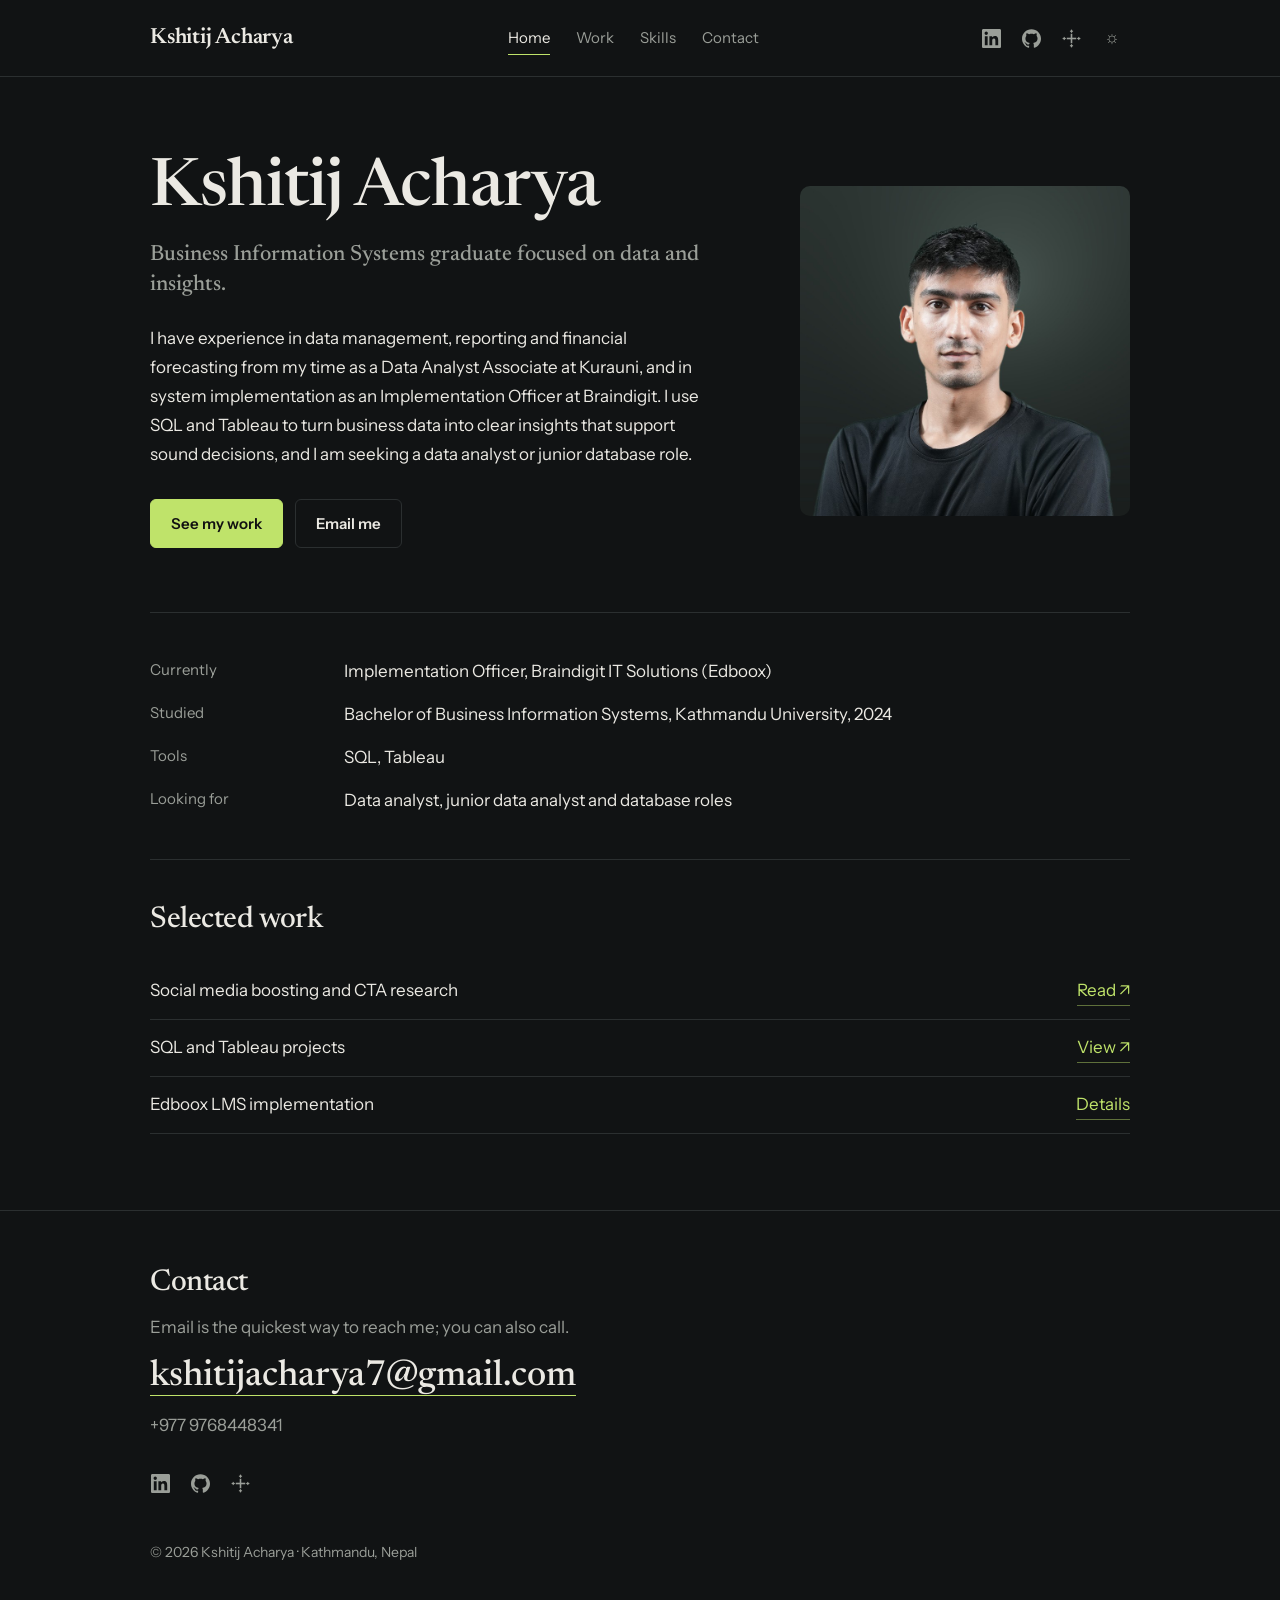
<file: index.html>
<!DOCTYPE html>
<html lang="en">
<head>
<meta charset="UTF-8">
<meta name="viewport" content="width=device-width, initial-scale=1.0">
<title>Kshitij Acharya</title>
<meta name="description" content="Kshitij Acharya, Business Information Systems graduate focused on data analysis and insights.">
<link rel="preconnect" href="https://fonts.googleapis.com"><link rel="preconnect" href="https://fonts.gstatic.com" crossorigin>
<link href="https://fonts.googleapis.com/css2?family=Instrument+Sans:wght@400;500;600&family=Newsreader:opsz,wght@6..72,400..600&display=swap" rel="stylesheet">
<link rel="stylesheet" href="./style.css">
<script src="./main.js"></script>
</head>
<body>
<header class="top"><div class="wrap nav"><a class="logo" href="index.html">Kshitij Acharya</a>
<nav class="links" aria-label="Main"><a href="index.html" class="active" aria-current="page">Home</a><a href="work.html">Work</a><a href="skills.html">Skills</a><a href="index.html#contact">Contact</a></nav>
<div class="nav-right"><a class="ico" href="https://www.linkedin.com/in/kshitij-acharya-22594b213" target="_blank" rel="noopener" aria-label="LinkedIn" title="LinkedIn"><svg viewBox="0 0 24 24" fill="currentColor" aria-hidden="true"><path d="M20.447 20.452h-3.554v-5.569c0-1.328-.027-3.037-1.852-3.037-1.853 0-2.136 1.445-2.136 2.939v5.667H9.351V9h3.414v1.561h.046c.477-.9 1.637-1.85 3.37-1.85 3.601 0 4.267 2.37 4.267 5.455v6.286zM5.337 7.433c-1.144 0-2.063-.926-2.063-2.065 0-1.138.92-2.063 2.063-2.063 1.14 0 2.064.925 2.064 2.063 0 1.139-.925 2.065-2.064 2.065zm1.782 13.019H3.555V9h3.564v11.452zM22.225 0H1.771C.792 0 0 .774 0 1.729v20.542C0 23.227.792 24 1.771 24h20.451C23.2 24 24 23.227 24 22.271V1.729C24 .774 23.2 0 22.222 0h.003z"/></svg></a><a class="ico" href="https://github.com/KshitijAnalyzes" target="_blank" rel="noopener" aria-label="GitHub" title="GitHub"><svg viewBox="0 0 24 24" fill="currentColor" aria-hidden="true"><path d="M12 .297c-6.63 0-12 5.373-12 12 0 5.303 3.438 9.8 8.205 11.385.6.113.82-.258.82-.577 0-.285-.01-1.04-.015-2.04-3.338.724-4.042-1.61-4.042-1.61C4.422 18.07 3.633 17.7 3.633 17.7c-1.087-.744.084-.729.084-.729 1.205.084 1.838 1.236 1.838 1.236 1.07 1.835 2.809 1.305 3.495.998.108-.776.417-1.305.76-1.605-2.665-.3-5.466-1.332-5.466-5.93 0-1.31.465-2.38 1.235-3.22-.135-.303-.54-1.523.105-3.176 0 0 1.005-.322 3.3 1.23.96-.267 1.98-.399 3-.405 1.02.006 2.04.138 3 .405 2.28-1.552 3.285-1.23 3.285-1.23.645 1.653.24 2.873.12 3.176.765.84 1.23 1.91 1.23 3.22 0 4.61-2.805 5.625-5.475 5.92.42.36.81 1.096.81 2.22 0 1.606-.015 2.896-.015 3.286 0 .315.21.69.825.57C20.565 22.092 24 17.592 24 12.297c0-6.627-5.373-12-12-12"/></svg></a><a class="ico" href="https://prod-in-a.online.tableau.com/#/site/xetizback19-fc1deaee5d/projects/1202654?:origin=card_share_link" target="_blank" rel="noopener" aria-label="Tableau" title="Tableau"><svg viewBox="0 0 24 24" fill="currentColor" aria-hidden="true"><rect x="11" y="6" width="2" height="12"/><rect x="6" y="11" width="12" height="2"/><rect x="11.3" y="0.8" width="1.4" height="4"/><rect x="10" y="2.1" width="4" height="1.4"/><rect x="11.3" y="19.2" width="1.4" height="4"/><rect x="10" y="20.5" width="4" height="1.4"/><rect x="0.8" y="11.3" width="4" height="1.4"/><rect x="2.1" y="10" width="1.4" height="4"/><rect x="19.2" y="11.3" width="4" height="1.4"/><rect x="20.5" y="10" width="1.4" height="4"/></svg></a><button class="toggle" id="theme" aria-label="Switch light or dark theme">☼</button></div></div></header>
<main class="wrap">
<div class="hero">
<div>
<h1>Kshitij Acharya</h1>
<div class="role">Business Information Systems graduate focused on data and insights.</div>
<p class="intro">I have experience in data management, reporting and financial forecasting from my time as a Data Analyst Associate at Kurauni, and in system implementation as an Implementation Officer at Braindigit. I use SQL and Tableau to turn business data into clear insights that support sound decisions, and I am seeking a data analyst or junior database role.</p>
<div class="buttons"><a class="btn primary" href="work.html">See my work</a><a class="btn" href="#contact">Email me</a></div>
</div>
<div class="photo"><img src="kshitij.jpg" alt="Kshitij Acharya" width="800" height="800"></div>
</div>
<section class="glance"><dl>
<dt>Currently</dt><dd>Implementation Officer, Braindigit IT Solutions (Edboox)</dd>
<dt>Studied</dt><dd>Bachelor of Business Information Systems, Kathmandu University, 2024</dd>
<dt>Tools</dt><dd>SQL, Tableau</dd>
<dt>Looking for</dt><dd>Data analyst, junior data analyst and database roles</dd>
</dl></section>
<section class="teaser"><h2>Selected work</h2><ul>
<li><span>Social media boosting and CTA research</span><a class="arrow" href="https://drive.google.com/file/d/1gTbSYitzco4LoNyP68mSyFKrAyHVbeTw/view?usp=sharing" target="_blank" rel="noopener">Read ↗</a></li>
<li><span>SQL and Tableau projects</span><a class="arrow" href="https://kshitijanalyzes.github.io/" target="_blank" rel="noopener">View ↗</a></li>
<li><span>Edboox LMS implementation</span><a class="arrow" href="work.html#projects">Details</a></li>
</ul></section>
</main>
<footer id="contact"><div class="wrap"><h2>Contact</h2><p class="muted">Email is the quickest way to reach me; you can also call.</p>
<a class="mail" href="mailto:kshitijacharya7@gmail.com">kshitijacharya7@gmail.com</a>
<p class="phone"><a href="tel:+9779768448341">+977 9768448341</a></p>
<div class="foot-icons"><a class="ico" href="https://www.linkedin.com/in/kshitij-acharya-22594b213" target="_blank" rel="noopener" aria-label="LinkedIn" title="LinkedIn"><svg viewBox="0 0 24 24" fill="currentColor" aria-hidden="true"><path d="M20.447 20.452h-3.554v-5.569c0-1.328-.027-3.037-1.852-3.037-1.853 0-2.136 1.445-2.136 2.939v5.667H9.351V9h3.414v1.561h.046c.477-.9 1.637-1.85 3.37-1.85 3.601 0 4.267 2.37 4.267 5.455v6.286zM5.337 7.433c-1.144 0-2.063-.926-2.063-2.065 0-1.138.92-2.063 2.063-2.063 1.14 0 2.064.925 2.064 2.063 0 1.139-.925 2.065-2.064 2.065zm1.782 13.019H3.555V9h3.564v11.452zM22.225 0H1.771C.792 0 0 .774 0 1.729v20.542C0 23.227.792 24 1.771 24h20.451C23.2 24 24 23.227 24 22.271V1.729C24 .774 23.2 0 22.222 0h.003z"/></svg></a><a class="ico" href="https://github.com/KshitijAnalyzes" target="_blank" rel="noopener" aria-label="GitHub" title="GitHub"><svg viewBox="0 0 24 24" fill="currentColor" aria-hidden="true"><path d="M12 .297c-6.63 0-12 5.373-12 12 0 5.303 3.438 9.8 8.205 11.385.6.113.82-.258.82-.577 0-.285-.01-1.04-.015-2.04-3.338.724-4.042-1.61-4.042-1.61C4.422 18.07 3.633 17.7 3.633 17.7c-1.087-.744.084-.729.084-.729 1.205.084 1.838 1.236 1.838 1.236 1.07 1.835 2.809 1.305 3.495.998.108-.776.417-1.305.76-1.605-2.665-.3-5.466-1.332-5.466-5.93 0-1.31.465-2.38 1.235-3.22-.135-.303-.54-1.523.105-3.176 0 0 1.005-.322 3.3 1.23.96-.267 1.98-.399 3-.405 1.02.006 2.04.138 3 .405 2.28-1.552 3.285-1.23 3.285-1.23.645 1.653.24 2.873.12 3.176.765.84 1.23 1.91 1.23 3.22 0 4.61-2.805 5.625-5.475 5.92.42.36.81 1.096.81 2.22 0 1.606-.015 2.896-.015 3.286 0 .315.21.69.825.57C20.565 22.092 24 17.592 24 12.297c0-6.627-5.373-12-12-12"/></svg></a><a class="ico" href="https://prod-in-a.online.tableau.com/#/site/xetizback19-fc1deaee5d/projects/1202654?:origin=card_share_link" target="_blank" rel="noopener" aria-label="Tableau" title="Tableau"><svg viewBox="0 0 24 24" fill="currentColor" aria-hidden="true"><rect x="11" y="6" width="2" height="12"/><rect x="6" y="11" width="12" height="2"/><rect x="11.3" y="0.8" width="1.4" height="4"/><rect x="10" y="2.1" width="4" height="1.4"/><rect x="11.3" y="19.2" width="1.4" height="4"/><rect x="10" y="20.5" width="4" height="1.4"/><rect x="0.8" y="11.3" width="4" height="1.4"/><rect x="2.1" y="10" width="1.4" height="4"/><rect x="19.2" y="11.3" width="4" height="1.4"/><rect x="20.5" y="10" width="1.4" height="4"/></svg></a></div>
<div class="copy">© 2026 Kshitij Acharya · Kathmandu, Nepal</div></div></footer>
</body></html>
</file>
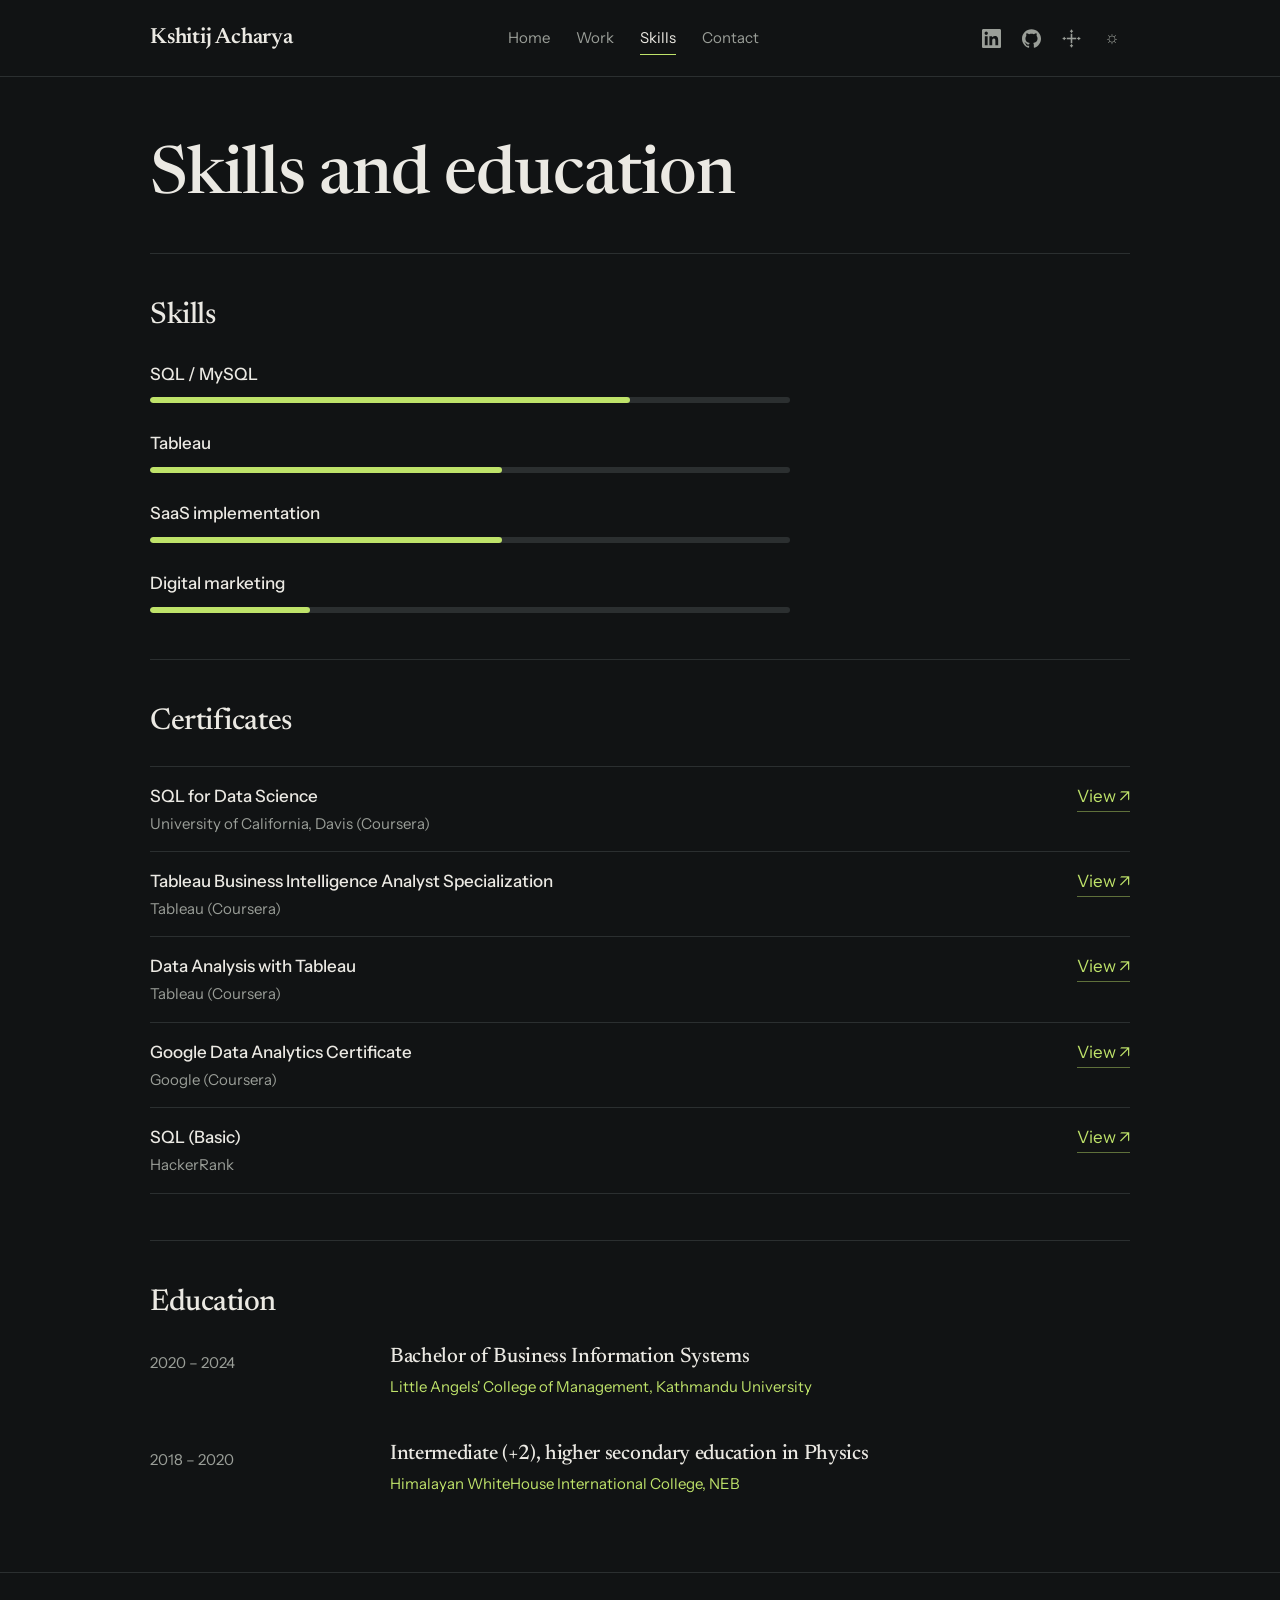
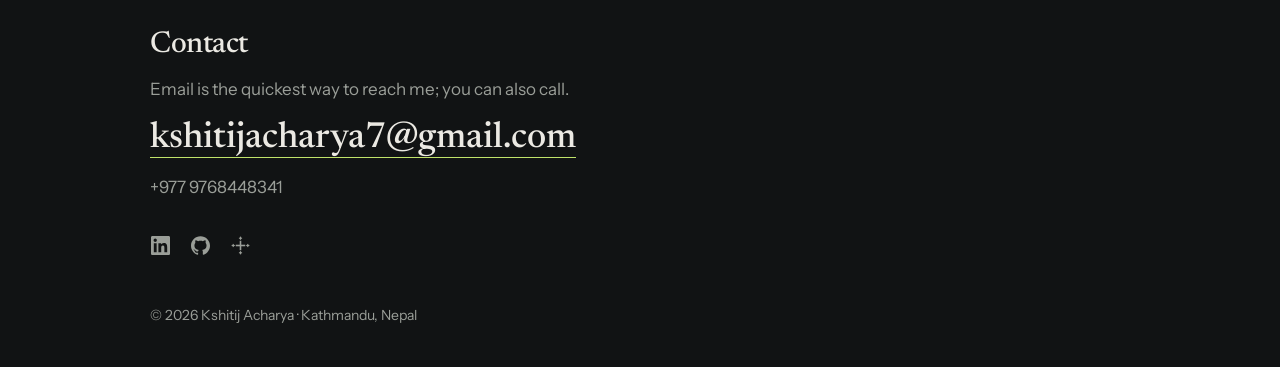
<file: skills.html>
<!DOCTYPE html>
<html lang="en">
<head>
<meta charset="UTF-8">
<meta name="viewport" content="width=device-width, initial-scale=1.0">
<title>Skills and education – Kshitij Acharya</title>
<meta name="description" content="Skills, certificates and education of Kshitij Acharya.">
<link rel="preconnect" href="https://fonts.googleapis.com"><link rel="preconnect" href="https://fonts.gstatic.com" crossorigin>
<link href="https://fonts.googleapis.com/css2?family=Instrument+Sans:wght@400;500;600&family=Newsreader:opsz,wght@6..72,400..600&display=swap" rel="stylesheet">
<link rel="stylesheet" href="./style.css">
<script src="./main.js"></script>
</head>
<body>
<header class="top"><div class="wrap nav"><a class="logo" href="index.html">Kshitij Acharya</a>
<nav class="links" aria-label="Main"><a href="index.html">Home</a><a href="work.html">Work</a><a href="skills.html" class="active" aria-current="page">Skills</a><a href="index.html#contact">Contact</a></nav>
<div class="nav-right"><a class="ico" href="https://www.linkedin.com/in/kshitij-acharya-22594b213" target="_blank" rel="noopener" aria-label="LinkedIn" title="LinkedIn"><svg viewBox="0 0 24 24" fill="currentColor" aria-hidden="true"><path d="M20.447 20.452h-3.554v-5.569c0-1.328-.027-3.037-1.852-3.037-1.853 0-2.136 1.445-2.136 2.939v5.667H9.351V9h3.414v1.561h.046c.477-.9 1.637-1.85 3.37-1.85 3.601 0 4.267 2.37 4.267 5.455v6.286zM5.337 7.433c-1.144 0-2.063-.926-2.063-2.065 0-1.138.92-2.063 2.063-2.063 1.14 0 2.064.925 2.064 2.063 0 1.139-.925 2.065-2.064 2.065zm1.782 13.019H3.555V9h3.564v11.452zM22.225 0H1.771C.792 0 0 .774 0 1.729v20.542C0 23.227.792 24 1.771 24h20.451C23.2 24 24 23.227 24 22.271V1.729C24 .774 23.2 0 22.222 0h.003z"/></svg></a><a class="ico" href="https://github.com/KshitijAnalyzes" target="_blank" rel="noopener" aria-label="GitHub" title="GitHub"><svg viewBox="0 0 24 24" fill="currentColor" aria-hidden="true"><path d="M12 .297c-6.63 0-12 5.373-12 12 0 5.303 3.438 9.8 8.205 11.385.6.113.82-.258.82-.577 0-.285-.01-1.04-.015-2.04-3.338.724-4.042-1.61-4.042-1.61C4.422 18.07 3.633 17.7 3.633 17.7c-1.087-.744.084-.729.084-.729 1.205.084 1.838 1.236 1.838 1.236 1.07 1.835 2.809 1.305 3.495.998.108-.776.417-1.305.76-1.605-2.665-.3-5.466-1.332-5.466-5.93 0-1.31.465-2.38 1.235-3.22-.135-.303-.54-1.523.105-3.176 0 0 1.005-.322 3.3 1.23.96-.267 1.98-.399 3-.405 1.02.006 2.04.138 3 .405 2.28-1.552 3.285-1.23 3.285-1.23.645 1.653.24 2.873.12 3.176.765.84 1.23 1.91 1.23 3.22 0 4.61-2.805 5.625-5.475 5.92.42.36.81 1.096.81 2.22 0 1.606-.015 2.896-.015 3.286 0 .315.21.69.825.57C20.565 22.092 24 17.592 24 12.297c0-6.627-5.373-12-12-12"/></svg></a><a class="ico" href="https://prod-in-a.online.tableau.com/#/site/xetizback19-fc1deaee5d/projects/1202654?:origin=card_share_link" target="_blank" rel="noopener" aria-label="Tableau" title="Tableau"><svg viewBox="0 0 24 24" fill="currentColor" aria-hidden="true"><rect x="11" y="6" width="2" height="12"/><rect x="6" y="11" width="12" height="2"/><rect x="11.3" y="0.8" width="1.4" height="4"/><rect x="10" y="2.1" width="4" height="1.4"/><rect x="11.3" y="19.2" width="1.4" height="4"/><rect x="10" y="20.5" width="4" height="1.4"/><rect x="0.8" y="11.3" width="4" height="1.4"/><rect x="2.1" y="10" width="1.4" height="4"/><rect x="19.2" y="11.3" width="4" height="1.4"/><rect x="20.5" y="10" width="1.4" height="4"/></svg></a><button class="toggle" id="theme" aria-label="Switch light or dark theme">☼</button></div></div></header>
<main class="wrap">
<div class="pagehead"><h1>Skills and education</h1></div>
<section class="block"><h2>Skills</h2>
<div class="bars"><div><label>SQL / MySQL</label><div class="track" role="img" aria-label="SQL / MySQL"><i style="--w:75%"></i></div></div><div><label>Tableau</label><div class="track" role="img" aria-label="Tableau"><i style="--w:55%"></i></div></div><div><label>SaaS implementation</label><div class="track" role="img" aria-label="SaaS implementation"><i style="--w:55%"></i></div></div><div><label>Digital marketing</label><div class="track" role="img" aria-label="Digital marketing"><i style="--w:25%"></i></div></div></div></section>
<section class="block"><h2>Certificates</h2>
<ul class="certs"><li><div><strong>SQL for Data Science</strong><span class="by">University of California, Davis (Coursera)</span></div><a class="arrow" href="https://www.coursera.org/account/accomplishments/verify/Y52D6JV6VSNW" target="_blank" rel="noopener">View ↗</a></li><li><div><strong>Tableau Business Intelligence Analyst Specialization</strong><span class="by">Tableau (Coursera)</span></div><a class="arrow" href="https://www.coursera.org/account/accomplishments/specialization/QRMCPRL7B0D0" target="_blank" rel="noopener">View ↗</a></li><li><div><strong>Data Analysis with Tableau</strong><span class="by">Tableau (Coursera)</span></div><a class="arrow" href="https://www.coursera.org/account/accomplishments/verify/0QIUK9N5QV17" target="_blank" rel="noopener">View ↗</a></li><li><div><strong>Google Data Analytics Certificate</strong><span class="by">Google (Coursera)</span></div><a class="arrow" href="https://www.coursera.org/account/accomplishments/verify/0QRGP5L8FENV" target="_blank" rel="noopener">View ↗</a></li><li><div><strong>SQL (Basic)</strong><span class="by">HackerRank</span></div><a class="arrow" href="https://www.hackerrank.com/certificates/7b1a23ec1339" target="_blank" rel="noopener">View ↗</a></li></ul></section>
<section class="block"><h2>Education</h2>
<div class="row"><div class="when">2020 – 2024</div><div><h3>Bachelor of Business Information Systems</h3><div class="org">Little Angels' College of Management, Kathmandu University</div></div></div>
<div class="row"><div class="when">2018 – 2020</div><div><h3>Intermediate (+2), higher secondary education in Physics</h3><div class="org">Himalayan WhiteHouse International College, NEB</div></div></div>
</section>
</main>
<footer id="contact"><div class="wrap"><h2>Contact</h2><p class="muted">Email is the quickest way to reach me; you can also call.</p>
<a class="mail" href="mailto:kshitijacharya7@gmail.com">kshitijacharya7@gmail.com</a>
<p class="phone"><a href="tel:+9779768448341">+977 9768448341</a></p>
<div class="foot-icons"><a class="ico" href="https://www.linkedin.com/in/kshitij-acharya-22594b213" target="_blank" rel="noopener" aria-label="LinkedIn" title="LinkedIn"><svg viewBox="0 0 24 24" fill="currentColor" aria-hidden="true"><path d="M20.447 20.452h-3.554v-5.569c0-1.328-.027-3.037-1.852-3.037-1.853 0-2.136 1.445-2.136 2.939v5.667H9.351V9h3.414v1.561h.046c.477-.9 1.637-1.85 3.37-1.85 3.601 0 4.267 2.37 4.267 5.455v6.286zM5.337 7.433c-1.144 0-2.063-.926-2.063-2.065 0-1.138.92-2.063 2.063-2.063 1.14 0 2.064.925 2.064 2.063 0 1.139-.925 2.065-2.064 2.065zm1.782 13.019H3.555V9h3.564v11.452zM22.225 0H1.771C.792 0 0 .774 0 1.729v20.542C0 23.227.792 24 1.771 24h20.451C23.2 24 24 23.227 24 22.271V1.729C24 .774 23.2 0 22.222 0h.003z"/></svg></a><a class="ico" href="https://github.com/KshitijAnalyzes" target="_blank" rel="noopener" aria-label="GitHub" title="GitHub"><svg viewBox="0 0 24 24" fill="currentColor" aria-hidden="true"><path d="M12 .297c-6.63 0-12 5.373-12 12 0 5.303 3.438 9.8 8.205 11.385.6.113.82-.258.82-.577 0-.285-.01-1.04-.015-2.04-3.338.724-4.042-1.61-4.042-1.61C4.422 18.07 3.633 17.7 3.633 17.7c-1.087-.744.084-.729.084-.729 1.205.084 1.838 1.236 1.838 1.236 1.07 1.835 2.809 1.305 3.495.998.108-.776.417-1.305.76-1.605-2.665-.3-5.466-1.332-5.466-5.93 0-1.31.465-2.38 1.235-3.22-.135-.303-.54-1.523.105-3.176 0 0 1.005-.322 3.3 1.23.96-.267 1.98-.399 3-.405 1.02.006 2.04.138 3 .405 2.28-1.552 3.285-1.23 3.285-1.23.645 1.653.24 2.873.12 3.176.765.84 1.23 1.91 1.23 3.22 0 4.61-2.805 5.625-5.475 5.92.42.36.81 1.096.81 2.22 0 1.606-.015 2.896-.015 3.286 0 .315.21.69.825.57C20.565 22.092 24 17.592 24 12.297c0-6.627-5.373-12-12-12"/></svg></a><a class="ico" href="https://prod-in-a.online.tableau.com/#/site/xetizback19-fc1deaee5d/projects/1202654?:origin=card_share_link" target="_blank" rel="noopener" aria-label="Tableau" title="Tableau"><svg viewBox="0 0 24 24" fill="currentColor" aria-hidden="true"><rect x="11" y="6" width="2" height="12"/><rect x="6" y="11" width="12" height="2"/><rect x="11.3" y="0.8" width="1.4" height="4"/><rect x="10" y="2.1" width="4" height="1.4"/><rect x="11.3" y="19.2" width="1.4" height="4"/><rect x="10" y="20.5" width="4" height="1.4"/><rect x="0.8" y="11.3" width="4" height="1.4"/><rect x="2.1" y="10" width="1.4" height="4"/><rect x="19.2" y="11.3" width="4" height="1.4"/><rect x="20.5" y="10" width="1.4" height="4"/></svg></a></div>
<div class="copy">© 2026 Kshitij Acharya · Kathmandu, Nepal</div></div></footer>
</body></html>
</file>
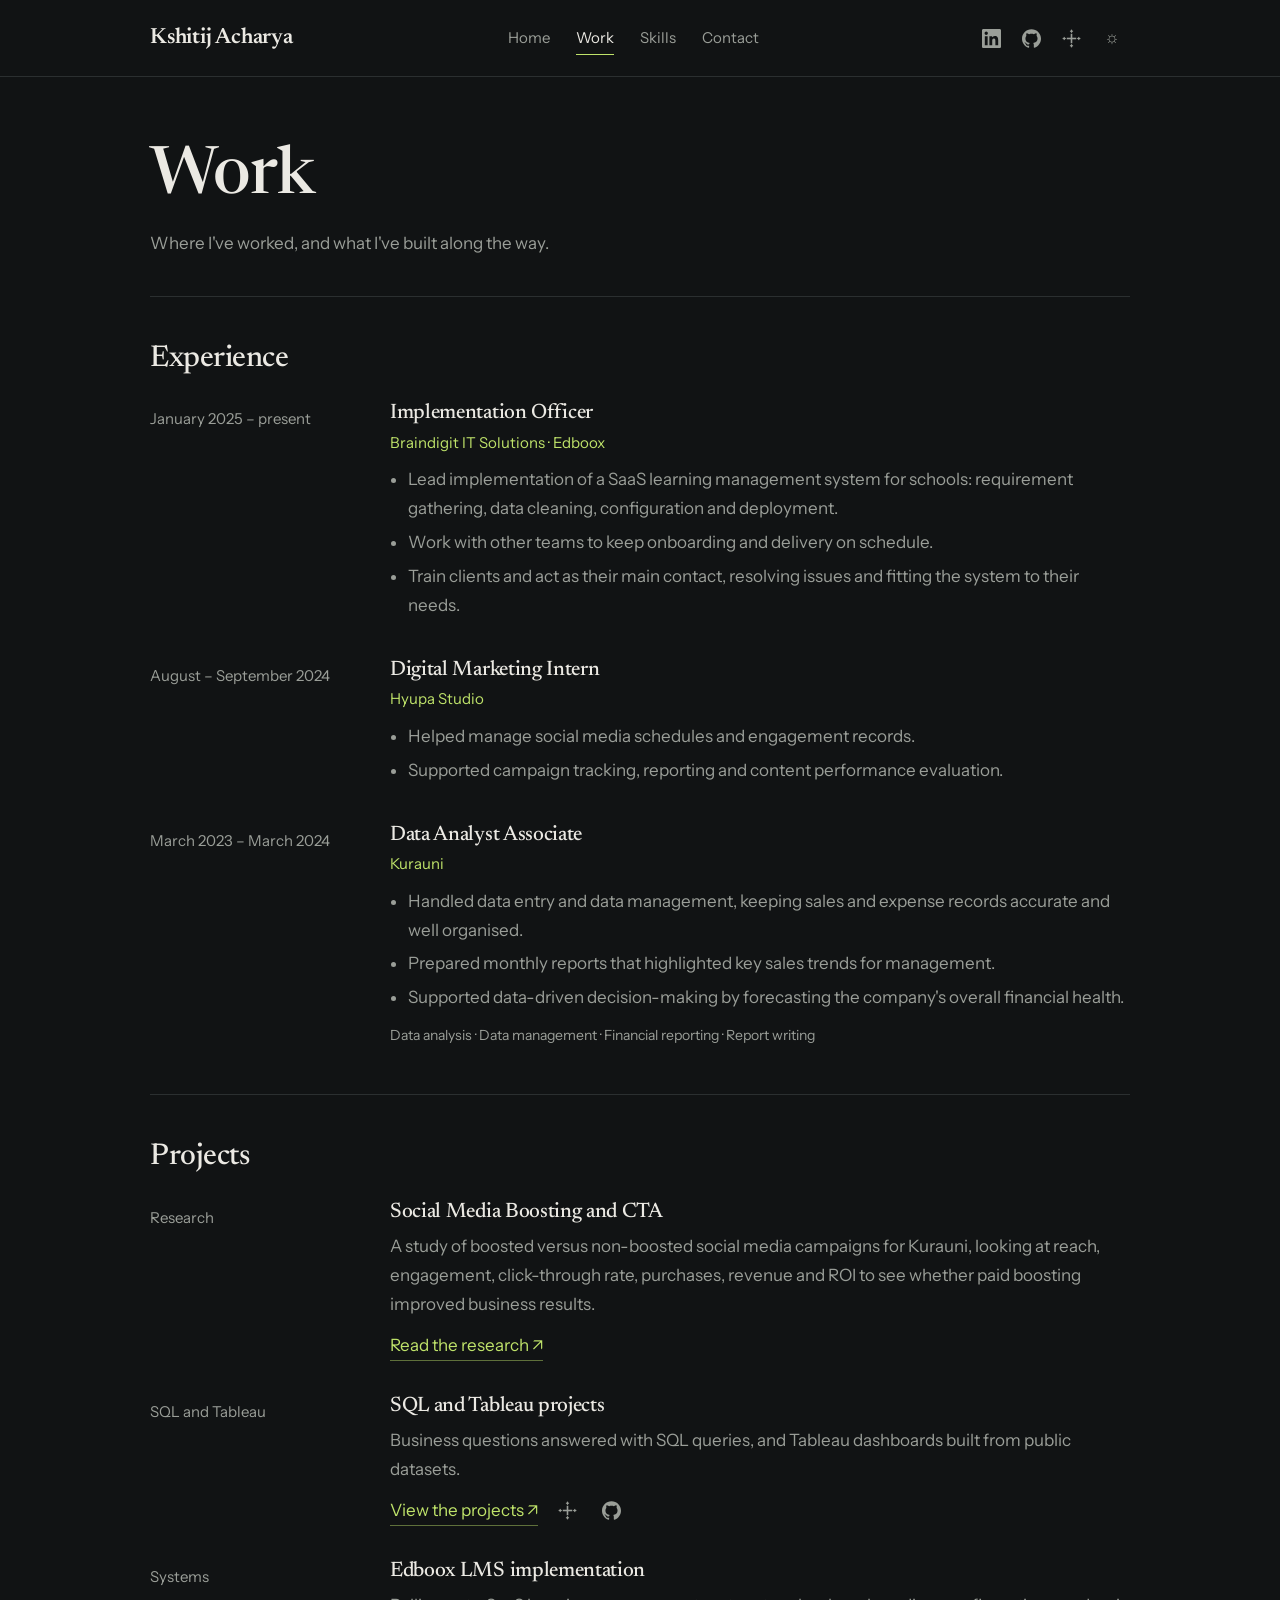
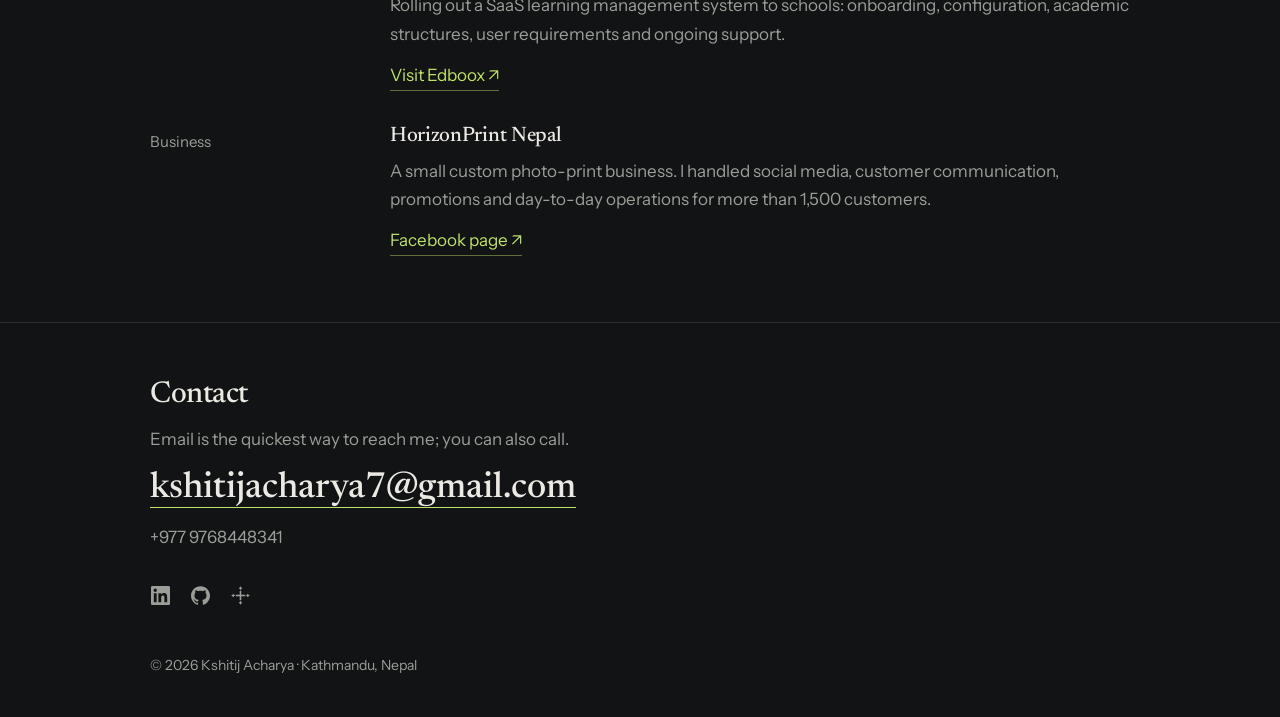
<file: work.html>
<!DOCTYPE html>
<html lang="en">
<head>
<meta charset="UTF-8">
<meta name="viewport" content="width=device-width, initial-scale=1.0">
<title>Work – Kshitij Acharya</title>
<meta name="description" content="Experience and projects of Kshitij Acharya.">
<link rel="preconnect" href="https://fonts.googleapis.com"><link rel="preconnect" href="https://fonts.gstatic.com" crossorigin>
<link href="https://fonts.googleapis.com/css2?family=Instrument+Sans:wght@400;500;600&family=Newsreader:opsz,wght@6..72,400..600&display=swap" rel="stylesheet">
<link rel="stylesheet" href="./style.css">
<script src="./main.js"></script>
</head>
<body>
<header class="top"><div class="wrap nav"><a class="logo" href="index.html">Kshitij Acharya</a>
<nav class="links" aria-label="Main"><a href="index.html">Home</a><a href="work.html" class="active" aria-current="page">Work</a><a href="skills.html">Skills</a><a href="index.html#contact">Contact</a></nav>
<div class="nav-right"><a class="ico" href="https://www.linkedin.com/in/kshitij-acharya-22594b213" target="_blank" rel="noopener" aria-label="LinkedIn" title="LinkedIn"><svg viewBox="0 0 24 24" fill="currentColor" aria-hidden="true"><path d="M20.447 20.452h-3.554v-5.569c0-1.328-.027-3.037-1.852-3.037-1.853 0-2.136 1.445-2.136 2.939v5.667H9.351V9h3.414v1.561h.046c.477-.9 1.637-1.85 3.37-1.85 3.601 0 4.267 2.37 4.267 5.455v6.286zM5.337 7.433c-1.144 0-2.063-.926-2.063-2.065 0-1.138.92-2.063 2.063-2.063 1.14 0 2.064.925 2.064 2.063 0 1.139-.925 2.065-2.064 2.065zm1.782 13.019H3.555V9h3.564v11.452zM22.225 0H1.771C.792 0 0 .774 0 1.729v20.542C0 23.227.792 24 1.771 24h20.451C23.2 24 24 23.227 24 22.271V1.729C24 .774 23.2 0 22.222 0h.003z"/></svg></a><a class="ico" href="https://github.com/KshitijAnalyzes" target="_blank" rel="noopener" aria-label="GitHub" title="GitHub"><svg viewBox="0 0 24 24" fill="currentColor" aria-hidden="true"><path d="M12 .297c-6.63 0-12 5.373-12 12 0 5.303 3.438 9.8 8.205 11.385.6.113.82-.258.82-.577 0-.285-.01-1.04-.015-2.04-3.338.724-4.042-1.61-4.042-1.61C4.422 18.07 3.633 17.7 3.633 17.7c-1.087-.744.084-.729.084-.729 1.205.084 1.838 1.236 1.838 1.236 1.07 1.835 2.809 1.305 3.495.998.108-.776.417-1.305.76-1.605-2.665-.3-5.466-1.332-5.466-5.93 0-1.31.465-2.38 1.235-3.22-.135-.303-.54-1.523.105-3.176 0 0 1.005-.322 3.3 1.23.96-.267 1.98-.399 3-.405 1.02.006 2.04.138 3 .405 2.28-1.552 3.285-1.23 3.285-1.23.645 1.653.24 2.873.12 3.176.765.84 1.23 1.91 1.23 3.22 0 4.61-2.805 5.625-5.475 5.92.42.36.81 1.096.81 2.22 0 1.606-.015 2.896-.015 3.286 0 .315.21.69.825.57C20.565 22.092 24 17.592 24 12.297c0-6.627-5.373-12-12-12"/></svg></a><a class="ico" href="https://prod-in-a.online.tableau.com/#/site/xetizback19-fc1deaee5d/projects/1202654?:origin=card_share_link" target="_blank" rel="noopener" aria-label="Tableau" title="Tableau"><svg viewBox="0 0 24 24" fill="currentColor" aria-hidden="true"><rect x="11" y="6" width="2" height="12"/><rect x="6" y="11" width="12" height="2"/><rect x="11.3" y="0.8" width="1.4" height="4"/><rect x="10" y="2.1" width="4" height="1.4"/><rect x="11.3" y="19.2" width="1.4" height="4"/><rect x="10" y="20.5" width="4" height="1.4"/><rect x="0.8" y="11.3" width="4" height="1.4"/><rect x="2.1" y="10" width="1.4" height="4"/><rect x="19.2" y="11.3" width="4" height="1.4"/><rect x="20.5" y="10" width="1.4" height="4"/></svg></a><button class="toggle" id="theme" aria-label="Switch light or dark theme">☼</button></div></div></header>
<main class="wrap">
<div class="pagehead"><h1>Work</h1><p>Where I've worked, and what I've built along the way.</p></div>
<section class="block" id="experience"><h2>Experience</h2>
<div class="row"><div class="when">January 2025 – present</div><div><h3>Implementation Officer</h3><div class="org">Braindigit IT Solutions · Edboox</div>
<ul><li>Lead implementation of a SaaS learning management system for schools: requirement gathering, data cleaning, configuration and deployment.</li><li>Work with other teams to keep onboarding and delivery on schedule.</li><li>Train clients and act as their main contact, resolving issues and fitting the system to their needs.</li></ul></div></div>
<div class="row"><div class="when">August – September 2024</div><div><h3>Digital Marketing Intern</h3><div class="org">Hyupa Studio</div>
<ul><li>Helped manage social media schedules and engagement records.</li><li>Supported campaign tracking, reporting and content performance evaluation.</li></ul></div></div>
<div class="row"><div class="when">March 2023 – March 2024</div><div><h3>Data Analyst Associate</h3><div class="org">Kurauni</div>
<ul><li>Handled data entry and data management, keeping sales and expense records accurate and well organised.</li><li>Prepared monthly reports that highlighted key sales trends for management.</li><li>Supported data-driven decision-making by forecasting the company's overall financial health.</li></ul><div class="used">Data analysis · Data management · Financial reporting · Report writing</div></div></div>
</section>
<section class="block" id="projects"><h2>Projects</h2>
<div class="row"><div class="when">Research</div><div><h3>Social Media Boosting and CTA</h3>
<p>A study of boosted versus non-boosted social media campaigns for Kurauni, looking at reach, engagement, click-through rate, purchases, revenue and ROI to see whether paid boosting improved business results.</p>
<div class="links2"><a class="arrow" href="https://drive.google.com/file/d/1gTbSYitzco4LoNyP68mSyFKrAyHVbeTw/view?usp=sharing" target="_blank" rel="noopener">Read the research ↗</a></div></div></div>
<div class="row"><div class="when">SQL and Tableau</div><div><h3>SQL and Tableau projects</h3>
<p>Business questions answered with SQL queries, and Tableau dashboards built from public datasets.</p>
<div class="links2"><a class="arrow" href="https://kshitijanalyzes.github.io/" target="_blank" rel="noopener">View the projects ↗</a><a class="ico" href="https://prod-in-a.online.tableau.com/#/site/xetizback19-fc1deaee5d/projects/1202654?:origin=card_share_link" target="_blank" rel="noopener" aria-label="Tableau" title="Tableau"><svg viewBox="0 0 24 24" fill="currentColor" aria-hidden="true"><rect x="11" y="6" width="2" height="12"/><rect x="6" y="11" width="12" height="2"/><rect x="11.3" y="0.8" width="1.4" height="4"/><rect x="10" y="2.1" width="4" height="1.4"/><rect x="11.3" y="19.2" width="1.4" height="4"/><rect x="10" y="20.5" width="4" height="1.4"/><rect x="0.8" y="11.3" width="4" height="1.4"/><rect x="2.1" y="10" width="1.4" height="4"/><rect x="19.2" y="11.3" width="4" height="1.4"/><rect x="20.5" y="10" width="1.4" height="4"/></svg></a><a class="ico" href="https://github.com/KshitijAnalyzes" target="_blank" rel="noopener" aria-label="GitHub" title="GitHub"><svg viewBox="0 0 24 24" fill="currentColor" aria-hidden="true"><path d="M12 .297c-6.63 0-12 5.373-12 12 0 5.303 3.438 9.8 8.205 11.385.6.113.82-.258.82-.577 0-.285-.01-1.04-.015-2.04-3.338.724-4.042-1.61-4.042-1.61C4.422 18.07 3.633 17.7 3.633 17.7c-1.087-.744.084-.729.084-.729 1.205.084 1.838 1.236 1.838 1.236 1.07 1.835 2.809 1.305 3.495.998.108-.776.417-1.305.76-1.605-2.665-.3-5.466-1.332-5.466-5.93 0-1.31.465-2.38 1.235-3.22-.135-.303-.54-1.523.105-3.176 0 0 1.005-.322 3.3 1.23.96-.267 1.98-.399 3-.405 1.02.006 2.04.138 3 .405 2.28-1.552 3.285-1.23 3.285-1.23.645 1.653.24 2.873.12 3.176.765.84 1.23 1.91 1.23 3.22 0 4.61-2.805 5.625-5.475 5.92.42.36.81 1.096.81 2.22 0 1.606-.015 2.896-.015 3.286 0 .315.21.69.825.57C20.565 22.092 24 17.592 24 12.297c0-6.627-5.373-12-12-12"/></svg></a></div></div></div>
<div class="row"><div class="when">Systems</div><div><h3>Edboox LMS implementation</h3>
<p>Rolling out a SaaS learning management system to schools: onboarding, configuration, academic structures, user requirements and ongoing support.</p>
<div class="links2"><a class="arrow" href="https://www.edboox.com/" target="_blank" rel="noopener">Visit Edboox ↗</a></div></div></div>
<div class="row"><div class="when">Business</div><div><h3>HorizonPrint Nepal</h3>
<p>A small custom photo-print business. I handled social media, customer communication, promotions and day-to-day operations for more than 1,500 customers.</p>
<div class="links2"><a class="arrow" href="https://www.facebook.com/people/HorizonPrint-Nepal/61559831707923/?mibextid=wwXIfr&rdid=0wflvubYAkls26Y3&share_url=https%3A%2F%2Fwww.facebook.com%2Fshare%2F14tcQ1ofhPx%2F%3Fmibextid%3DwwXIfr" target="_blank" rel="noopener">Facebook page ↗</a></div></div></div>
</section>
</main>
<footer id="contact"><div class="wrap"><h2>Contact</h2><p class="muted">Email is the quickest way to reach me; you can also call.</p>
<a class="mail" href="mailto:kshitijacharya7@gmail.com">kshitijacharya7@gmail.com</a>
<p class="phone"><a href="tel:+9779768448341">+977 9768448341</a></p>
<div class="foot-icons"><a class="ico" href="https://www.linkedin.com/in/kshitij-acharya-22594b213" target="_blank" rel="noopener" aria-label="LinkedIn" title="LinkedIn"><svg viewBox="0 0 24 24" fill="currentColor" aria-hidden="true"><path d="M20.447 20.452h-3.554v-5.569c0-1.328-.027-3.037-1.852-3.037-1.853 0-2.136 1.445-2.136 2.939v5.667H9.351V9h3.414v1.561h.046c.477-.9 1.637-1.85 3.37-1.85 3.601 0 4.267 2.37 4.267 5.455v6.286zM5.337 7.433c-1.144 0-2.063-.926-2.063-2.065 0-1.138.92-2.063 2.063-2.063 1.14 0 2.064.925 2.064 2.063 0 1.139-.925 2.065-2.064 2.065zm1.782 13.019H3.555V9h3.564v11.452zM22.225 0H1.771C.792 0 0 .774 0 1.729v20.542C0 23.227.792 24 1.771 24h20.451C23.2 24 24 23.227 24 22.271V1.729C24 .774 23.2 0 22.222 0h.003z"/></svg></a><a class="ico" href="https://github.com/KshitijAnalyzes" target="_blank" rel="noopener" aria-label="GitHub" title="GitHub"><svg viewBox="0 0 24 24" fill="currentColor" aria-hidden="true"><path d="M12 .297c-6.63 0-12 5.373-12 12 0 5.303 3.438 9.8 8.205 11.385.6.113.82-.258.82-.577 0-.285-.01-1.04-.015-2.04-3.338.724-4.042-1.61-4.042-1.61C4.422 18.07 3.633 17.7 3.633 17.7c-1.087-.744.084-.729.084-.729 1.205.084 1.838 1.236 1.838 1.236 1.07 1.835 2.809 1.305 3.495.998.108-.776.417-1.305.76-1.605-2.665-.3-5.466-1.332-5.466-5.93 0-1.31.465-2.38 1.235-3.22-.135-.303-.54-1.523.105-3.176 0 0 1.005-.322 3.3 1.23.96-.267 1.98-.399 3-.405 1.02.006 2.04.138 3 .405 2.28-1.552 3.285-1.23 3.285-1.23.645 1.653.24 2.873.12 3.176.765.84 1.23 1.91 1.23 3.22 0 4.61-2.805 5.625-5.475 5.92.42.36.81 1.096.81 2.22 0 1.606-.015 2.896-.015 3.286 0 .315.21.69.825.57C20.565 22.092 24 17.592 24 12.297c0-6.627-5.373-12-12-12"/></svg></a><a class="ico" href="https://prod-in-a.online.tableau.com/#/site/xetizback19-fc1deaee5d/projects/1202654?:origin=card_share_link" target="_blank" rel="noopener" aria-label="Tableau" title="Tableau"><svg viewBox="0 0 24 24" fill="currentColor" aria-hidden="true"><rect x="11" y="6" width="2" height="12"/><rect x="6" y="11" width="12" height="2"/><rect x="11.3" y="0.8" width="1.4" height="4"/><rect x="10" y="2.1" width="4" height="1.4"/><rect x="11.3" y="19.2" width="1.4" height="4"/><rect x="10" y="20.5" width="4" height="1.4"/><rect x="0.8" y="11.3" width="4" height="1.4"/><rect x="2.1" y="10" width="1.4" height="4"/><rect x="19.2" y="11.3" width="4" height="1.4"/><rect x="20.5" y="10" width="1.4" height="4"/></svg></a></div>
<div class="copy">© 2026 Kshitij Acharya · Kathmandu, Nepal</div></div></footer>
</body></html>
</file>
<file: style.css>
:root{--bg:#111314;--text:#ebe9e3;--muted:#9a9e98;--line:#2b2f30;--accent:#bfe36a;--max:980px;
 --serif:"Newsreader",Georgia,"Times New Roman",serif;--sans:"Instrument Sans",system-ui,-apple-system,"Segoe UI",Arial,sans-serif}
[data-theme="light"]{--bg:#f6f4ef;--text:#1a1b1a;--muted:#5f625d;--line:#dcd9d0;--accent:#4a6a14}
*{box-sizing:border-box}
html{scroll-behavior:smooth}
body{margin:0;background:var(--bg);color:var(--text);font:17px/1.7 var(--sans);-webkit-font-smoothing:antialiased}
a{color:inherit}
a:focus-visible,button:focus-visible{outline:2px solid var(--accent);outline-offset:3px}
.wrap{width:min(var(--max),90%);margin:0 auto}

/* header */
header.top{border-bottom:1px solid var(--line)}
.nav{display:flex;align-items:center;justify-content:space-between;gap:20px;flex-wrap:wrap;padding:20px 0}
.logo{font:600 22px var(--serif);text-decoration:none;letter-spacing:-.01em}
.links{display:flex;gap:26px;font-size:15px}
.links a{text-decoration:none;color:var(--muted);padding:4px 0;border-bottom:1px solid transparent}
.links a:hover{color:var(--text)}
.links a.active{color:var(--text);border-color:var(--accent)}
.nav-right{display:flex;align-items:center;gap:4px}
.ico{display:inline-grid;place-items:center;width:36px;height:36px;color:var(--muted);border-radius:6px}
.ico:hover{color:var(--accent)}
.ico svg{width:19px;height:19px;display:block}
.toggle{border:0;background:none;color:var(--muted);width:36px;height:36px;font-size:17px;cursor:pointer;border-radius:6px}
.toggle:hover{color:var(--text)}

/* type */
h1,h2,h3{font-family:var(--serif);font-weight:500;letter-spacing:-.015em;line-height:1.12;margin:0}
h1{font-size:clamp(40px,6vw,66px)}
h2{font-size:30px;margin-bottom:26px}
h3{font-size:21px}
p{margin:0 0 1em}
.muted{color:var(--muted)}
.arrow{color:var(--accent);text-decoration:none;border-bottom:1px solid color-mix(in srgb,var(--accent) 45%,transparent);white-space:nowrap}
.arrow:hover{border-color:var(--accent)}

/* buttons */
.buttons{display:flex;gap:12px;flex-wrap:wrap;margin-top:30px}
.btn{display:inline-block;text-decoration:none;font-weight:600;font-size:15px;padding:11px 20px;border-radius:6px;border:1px solid var(--line)}
.btn:hover{border-color:var(--muted)}
.btn.primary{background:var(--accent);border-color:var(--accent);color:#111}
[data-theme="light"] .btn.primary{color:#fff}

/* home */
.hero{display:grid;grid-template-columns:1fr 330px;gap:64px;align-items:center;padding:76px 0 64px}
.hero .role{font:500 22px/1.35 var(--serif);color:var(--muted);margin:14px 0 24px}
.hero p.intro{max-width:560px;color:var(--text)}
.photo img{display:block;width:100%;height:auto;aspect-ratio:1/1;object-fit:cover;border-radius:10px}
.glance{border-top:1px solid var(--line);padding:44px 0}
.glance dl{display:grid;grid-template-columns:170px 1fr;gap:14px 24px;margin:0}
.glance dt{color:var(--muted);font-size:15px}
.glance dd{margin:0}
.teaser{border-top:1px solid var(--line);padding:44px 0 56px}
.teaser ul{list-style:none;margin:0;padding:0}
.teaser li{padding:13px 0;border-bottom:1px solid var(--line);display:flex;justify-content:space-between;gap:16px;flex-wrap:wrap}

/* inner pages */
.pagehead{padding:64px 0 38px}
.pagehead p{color:var(--muted);max-width:560px;margin:14px 0 0}
section.block{border-top:1px solid var(--line);padding:46px 0}
.row{display:grid;grid-template-columns:200px 1fr;gap:10px 40px;padding:0 0 34px}
.row:last-child{padding-bottom:0}
.row .when{color:var(--muted);font-size:15px;padding-top:4px}
.row .org{color:var(--accent);font-size:15px;margin:4px 0 10px}
.row ul{margin:0;padding-left:18px;color:var(--muted)}
.row li{margin-bottom:5px}
.row p{color:var(--muted);margin:8px 0 12px}
.row .links2{display:flex;align-items:center;gap:14px;flex-wrap:wrap}
.row .links2 .ico{width:30px;height:30px;margin:-4px 0}

.row .used{font-size:14px;color:var(--muted);margin-top:12px}
.phone{margin:16px 0 0}.phone a{text-decoration:none;color:var(--muted);font-size:17px}.phone a:hover{color:var(--accent)}
/* skills */
.bars{display:grid;gap:26px;max-width:640px}
.bars label{display:block;font-weight:500;margin-bottom:9px}
.track{height:6px;background:var(--line);border-radius:6px;overflow:hidden}
.track i{display:block;height:100%;width:0;background:var(--accent);border-radius:6px;transition:width 1s ease .15s}
.loaded .track i{width:var(--w)}
.certs{list-style:none;margin:0;padding:0}
.certs li{display:flex;justify-content:space-between;align-items:baseline;gap:20px;padding:15px 0;border-bottom:1px solid var(--line);flex-wrap:wrap}
.certs li:first-child{border-top:1px solid var(--line)}
.certs strong{font-weight:500}
.certs span.by{color:var(--muted);font-size:15px;display:block}

/* footer / contact */
footer{border-top:1px solid var(--line);padding:56px 0 40px;margin-top:20px}
footer h2{margin-bottom:12px}
footer .mail{font:500 clamp(24px,4vw,36px) var(--serif);text-decoration:none;border-bottom:1px solid var(--accent)}
footer .mail:hover{color:var(--accent)}
.foot-icons{display:flex;gap:4px;margin:26px 0 0 -8px}
.copy{margin-top:40px;color:var(--muted);font-size:14px}

@media(max-width:820px){
 .hero{grid-template-columns:1fr;gap:34px;padding-top:44px}
 .photo{order:-1;width:min(260px,70%)}
 .row{grid-template-columns:1fr}
 .glance dl{grid-template-columns:1fr;gap:2px}
 .glance dd{margin-bottom:14px}
 .links{order:3;width:100%;gap:22px}
}
@media(prefers-reduced-motion:reduce){*{transition:none!important;scroll-behavior:auto!important}}
</file>
